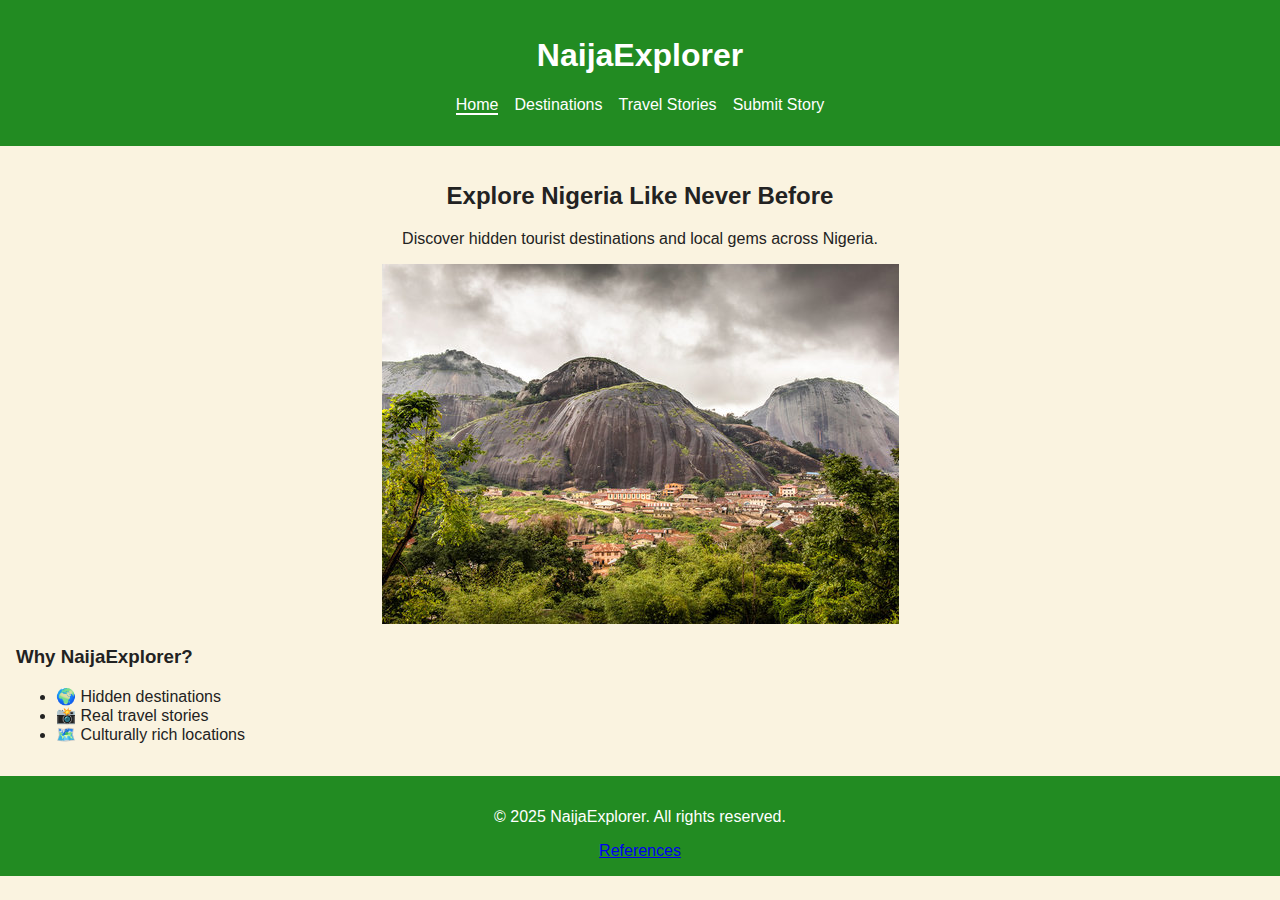
<file: naijaexplorer/index.html>
<!DOCTYPE html>
<html lang="en">
<head>
    <meta charset="UTF-8">
    <meta name="viewport" content="width=device-width, initial-scale=1.0">
    <title>NaijaExplorer - Discover Hidden Gems</title>
    <link rel="stylesheet" href="css/style.css">
    <script defer src="js/script.js"></script>
</head>
<body>
    <header>
        <h1>NaijaExplorer</h1>
        <nav>
            <ul>
                <li><a href="index.html" class="active">Home</a></li>
                <li><a href="destinations.html">Destinations</a></li>
                <li><a href="stories.html">Travel Stories</a></li>
                <li><a href="form.html">Submit Story</a></li>
            </ul>
        </nav>
    </header>

    <main>
        <section class="hero">
            <h2>Explore Nigeria Like Never Before</h2>
            <p>Discover hidden tourist destinations and local gems across Nigeria.</p>
            <img src="images/nigerian-landscape.jpg" alt="Nigerian landscape" loading="lazy">
        </section>

        <section class="features">
            <h3>Why NaijaExplorer?</h3>
            <ul>
              <li>🌍 Hidden destinations</li>
              <li>📸 Real travel stories</li>
              <li>🗺️ Culturally rich locations</li>
            </ul>
        </section>
    </main>

    <footer>
        <p>&copy; 2025 NaijaExplorer. All rights reserved.</p>
        <a href="references.html">References</a>
    </footer>
</body>
</html>
</file>
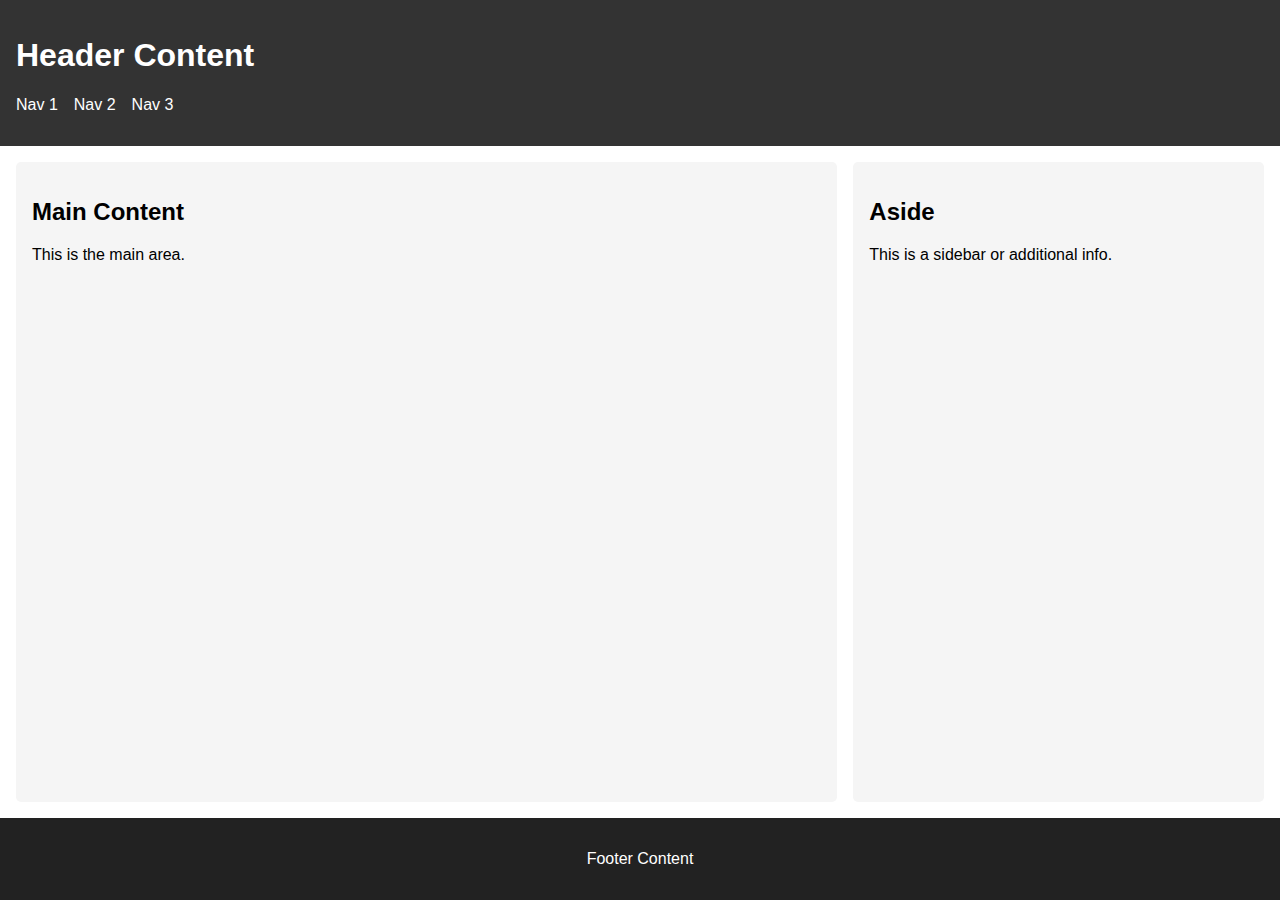
<file: basic-layout.html>
<!DOCTYPE html>
<html lang="en">
<head>
  <meta charset="UTF-8">
  <meta name="viewport" content="width=device-width, initial-scale=1.0">
  <title>Olanrewaju Adebayo - WDD 131 - Layout Review</title>
  <link rel="stylesheet" href="styles/layout.css">
</head>
<body>
  <header>
    <h1>Header Content</h1>
    <nav>
      <ul>
        <li><a href="#">Nav 1</a></li>
        <li><a href="#">Nav 2</a></li>
        <li><a href="#">Nav 3</a></li>
      </ul>
    </nav>
  </header>

  <main>
    <section>
      <h2>Main Content</h2>
      <p>This is the main area.</p>
    </section>
    <aside>
      <h2>Aside</h2>
      <p>This is a sidebar or additional info.</p>
    </aside>
  </main>

  <footer>
    <p>Footer Content</p>
  </footer>
</body>
</html>
</file>
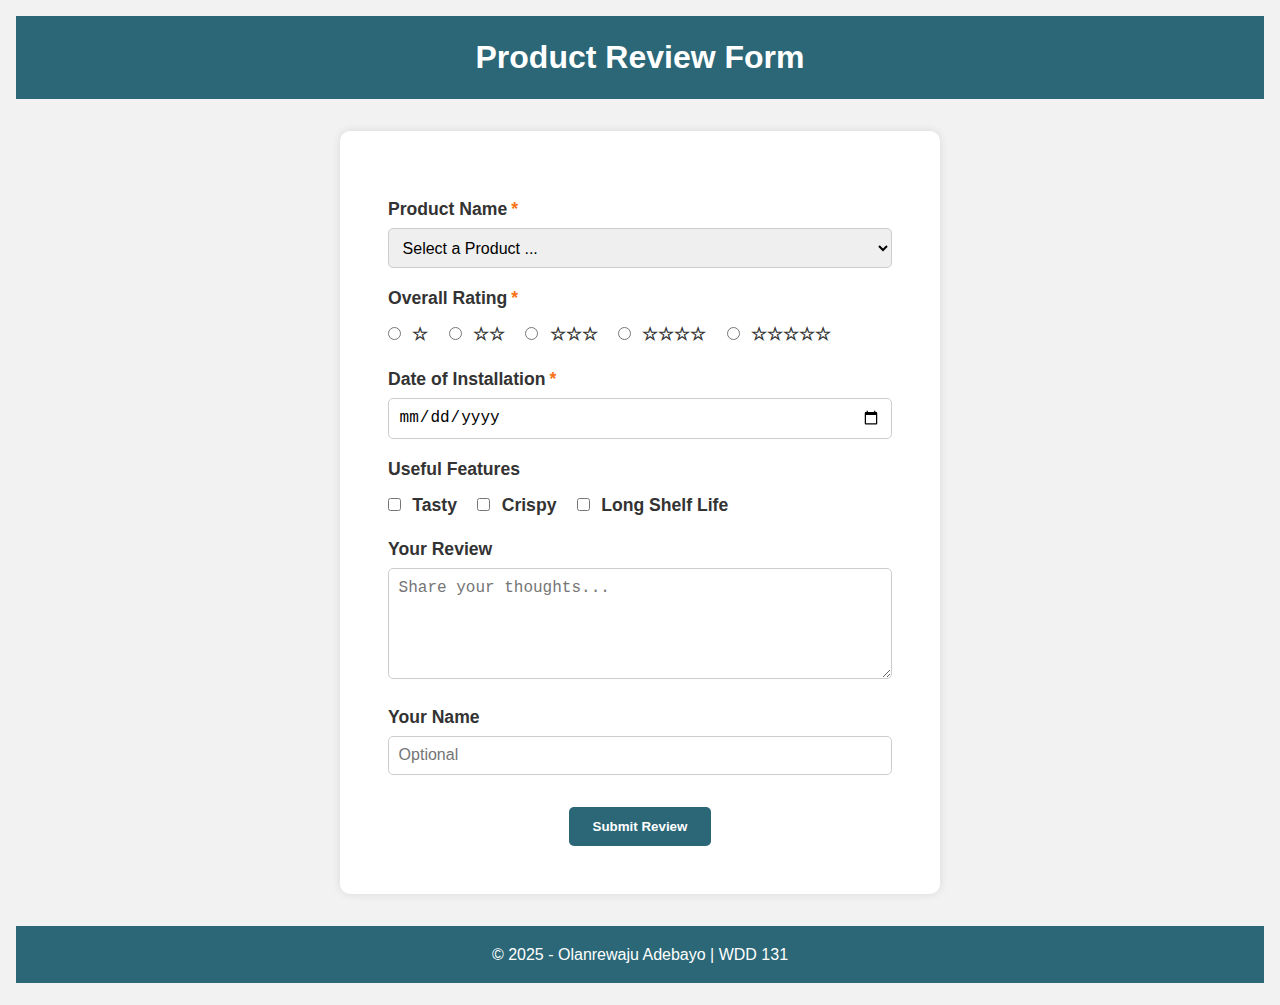
<file: form.html>
<!DOCTYPE html>
<html lang="en">
<head>
  <meta charset="UTF-8" />
  <meta name="viewport" content="width=device-width, initial-scale=1.0"/>
  <title>Product Review Form</title>
  <link rel="stylesheet" href="styles/form.css" />
  <script defer src="scripts/form.js"></script>
</head>
<body>
  <header>
    <h1>Product Review Form</h1>
  </header>

  <main>
    <form action="review.html" method="get">
      <!-- Product Name -->
      <label for="productName">Product Name<span>*</span></label>
      <select id="productName" name="productName" required>
        <option value="" disabled selected>Select a Product ...</option>
        <!-- Dynamic options added by JavaScript -->
      </select>

      <!-- Overall Rating -->
      <fieldset>
        <legend>Overall Rating<span>*</span></legend>
        <label><input type="radio" name="rating" value="1" required /> ☆</label>
        <label><input type="radio" name="rating" value="2" /> ☆☆</label>
        <label><input type="radio" name="rating" value="3" /> ☆☆☆</label>
        <label><input type="radio" name="rating" value="4" /> ☆☆☆☆</label>
        <label><input type="radio" name="rating" value="5" /> ☆☆☆☆☆</label>
      </fieldset>

      <!-- Date of Installation -->
      <label for="installDate">Date of Installation<span>*</span></label>
      <input type="date" id="installDate" name="installDate" required />

      <!-- Useful Features -->
      <fieldset>
        <legend>Useful Features</legend>
        <label><input type="checkbox" name="features" value="tasty" /> Tasty</label>
        <label><input type="checkbox" name="features" value="crispy" /> Crispy</label>
        <label><input type="checkbox" name="features" value="longShelfLife" /> Long Shelf Life</label>
      </fieldset>

      <!-- Written Review -->
      <label for="reviewText">Your Review</label>
      <textarea id="reviewText" name="reviewText" rows="5" placeholder="Share your thoughts..."></textarea>

      <!-- User Name -->
      <label for="username">Your Name</label>
      <input type="text" id="username" name="username" placeholder="Optional" />

      <!-- Submit Button -->
      <input type="submit" value="Submit Review" />
    </form>
  </main>

  <footer>
    <p>&copy; 2025 - Olanrewaju Adebayo | WDD 131</p>
  </footer>
</body>
</html>
</file>
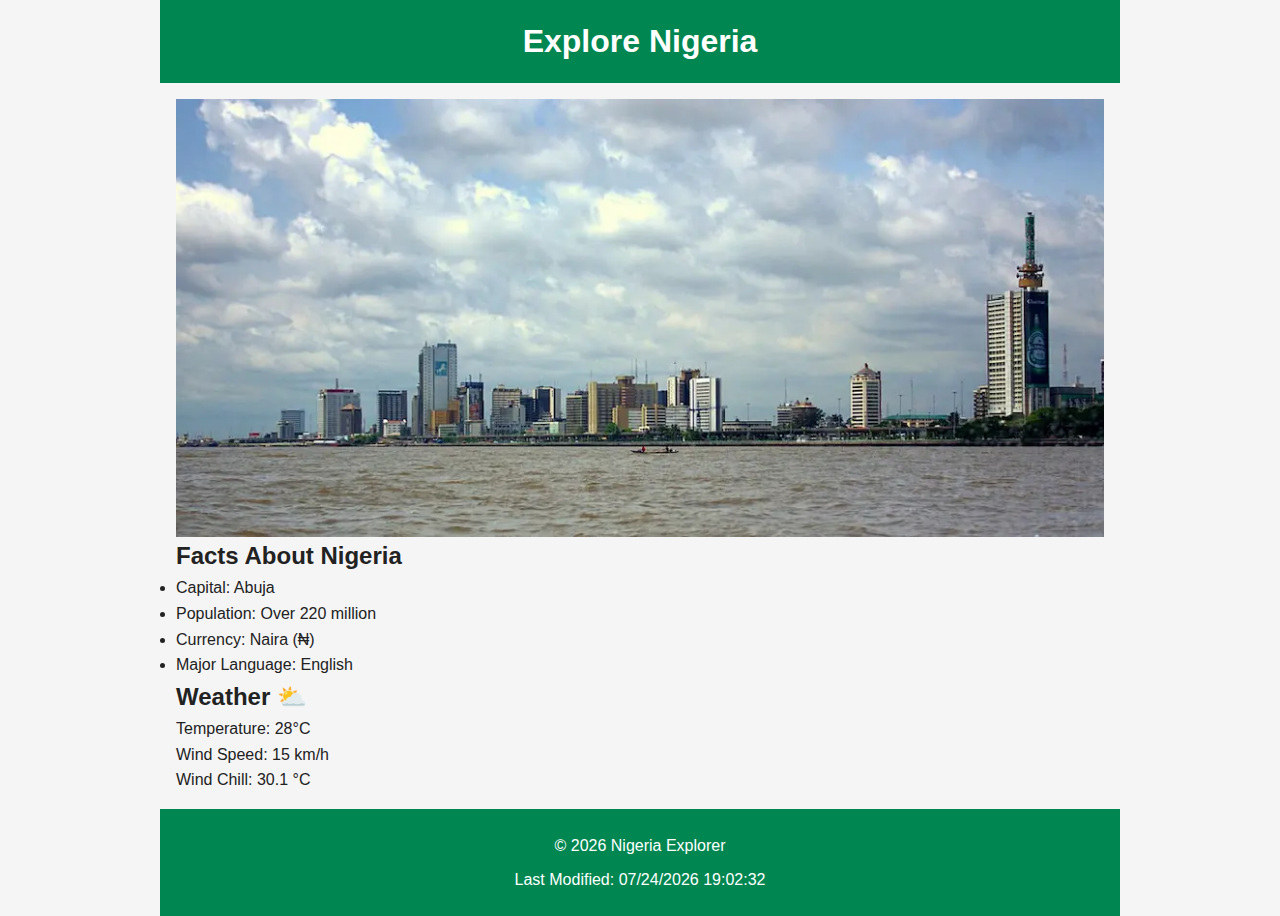
<file: place.html>
<!DOCTYPE html>
<html lang="en">
<head>
    <meta charset="UTF-8">
    <meta name="viewport" content="width=device-width, initial-scale=1.0">
    <meta name="description" content="Learn about Nigeria - weather, culture, and facts.">
    <title>Nigeria | Country Page</title>
    <link rel="stylesheet" href="styles/place.css">
    <script defer src="scripts/place.js"></script> 
</head>
<body>
    <header>
        <h1>Explore Nigeria</h1>
    </header>

    <main>
        <section class="hero">
            <picture>
                <source srcset="images/nigeria-hero-large.webp" media="(min-width: 600px)">
                <img src="images/nigeria-hero-small.webp" alt="Lagos skyline at sunset">
            </picture>
        </section>

        <section class="data">
            <h2>Facts About Nigeria</h2>
            <ul>
                <li>Capital: Abuja</li>
                <li>Population: Over 220 million</li>
                <li>Currency: Naira (₦)</li>
                <li>Major Language: English</li>
            </ul>
        </section>

        <section class="weather">
            <h2>Weather <span class="emoji"></span></h2>
            <div class="icon">
                <img src="images/cloudy.svg" alt="Cloudy icon">
            </div>
            <p>Temperature: <span id="temp">28</span>°C</p>
            <p>Wind Speed: <span id="speed">15</span> km/h</p>
            <p>Wind Chill: <span id="chill"></span></p>
        </section>
    </main>

    <footer>
        <p>&copy; <span id="year"></span> Nigeria Explorer</p>
        <p>Last Modified: <span id="lastModified"></span></p>
    </footer>
</body>
</html>
</file>
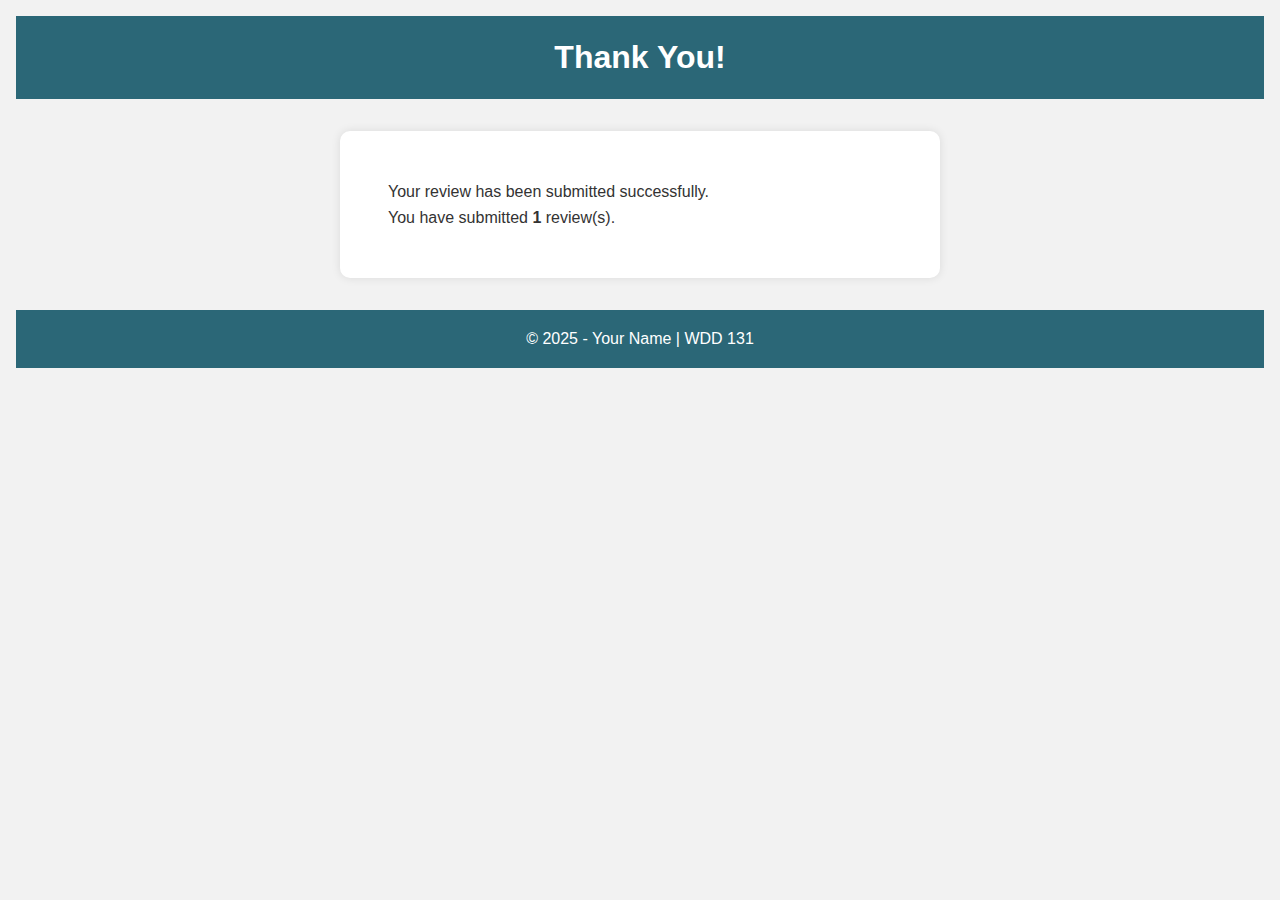
<file: review.html>
<!DOCTYPE html>
<html lang="en">
<head>
  <meta charset="UTF-8" />
  <meta name="viewport" content="width=device-width, initial-scale=1.0"/>
  <title>Thank You for Your Review</title>
  <link rel="stylesheet" href="styles/form.css" />
</head>
<body>
  <header>
    <h1>Thank You!</h1>
  </header>

  <main>
    <section>
      <p>Your review has been submitted successfully.</p>
      <p>You have submitted <strong><span id="reviewCount">0</span></strong> review(s).</p>
    </section>
  </main>

  <footer>
    <p>&copy; 2025 - Your Name | WDD 131</p>
  </footer>

  <script>
    // Track number of reviews submitted
    const countKey = "reviewCount";
    let count = Number(localStorage.getItem(countKey)) || 0;
    count++;
    localStorage.setItem(countKey, count);
    document.getElementById("reviewCount").textContent = count;
  </script>
</body>
</html>
</file>
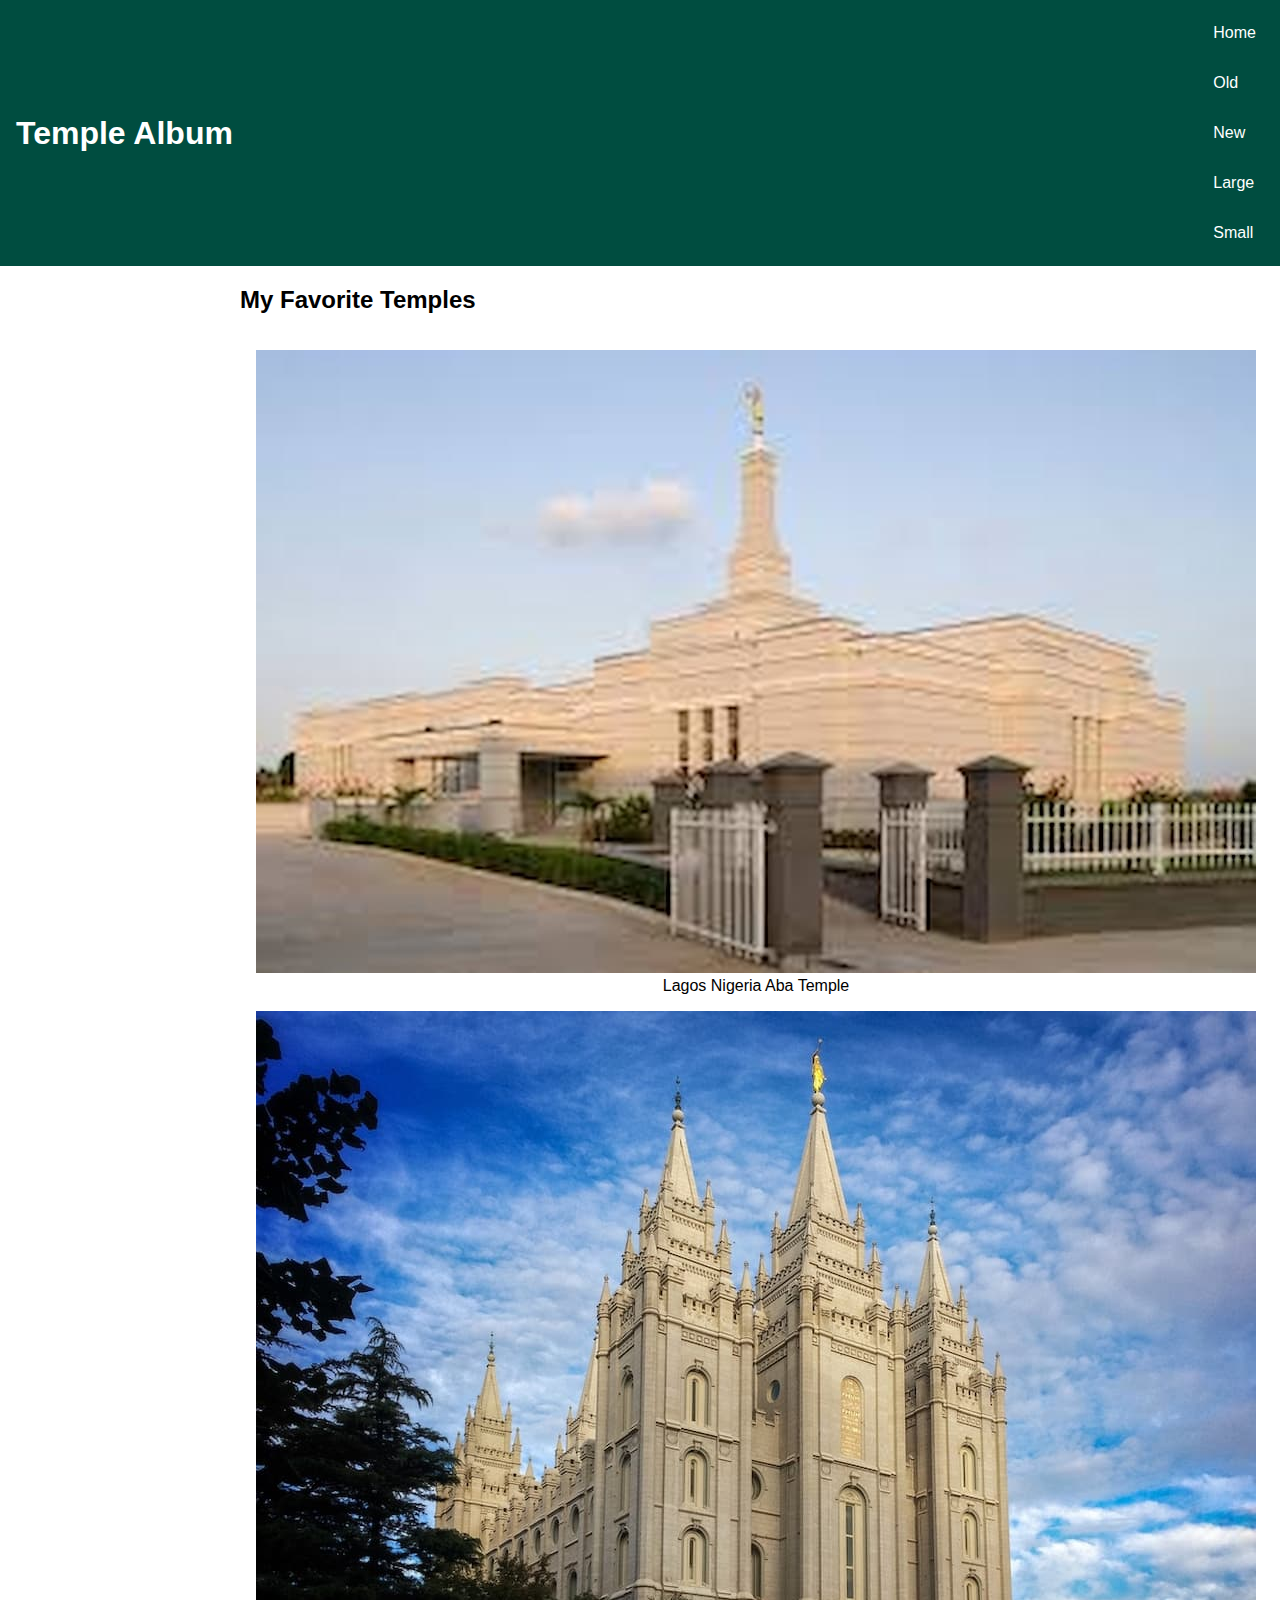
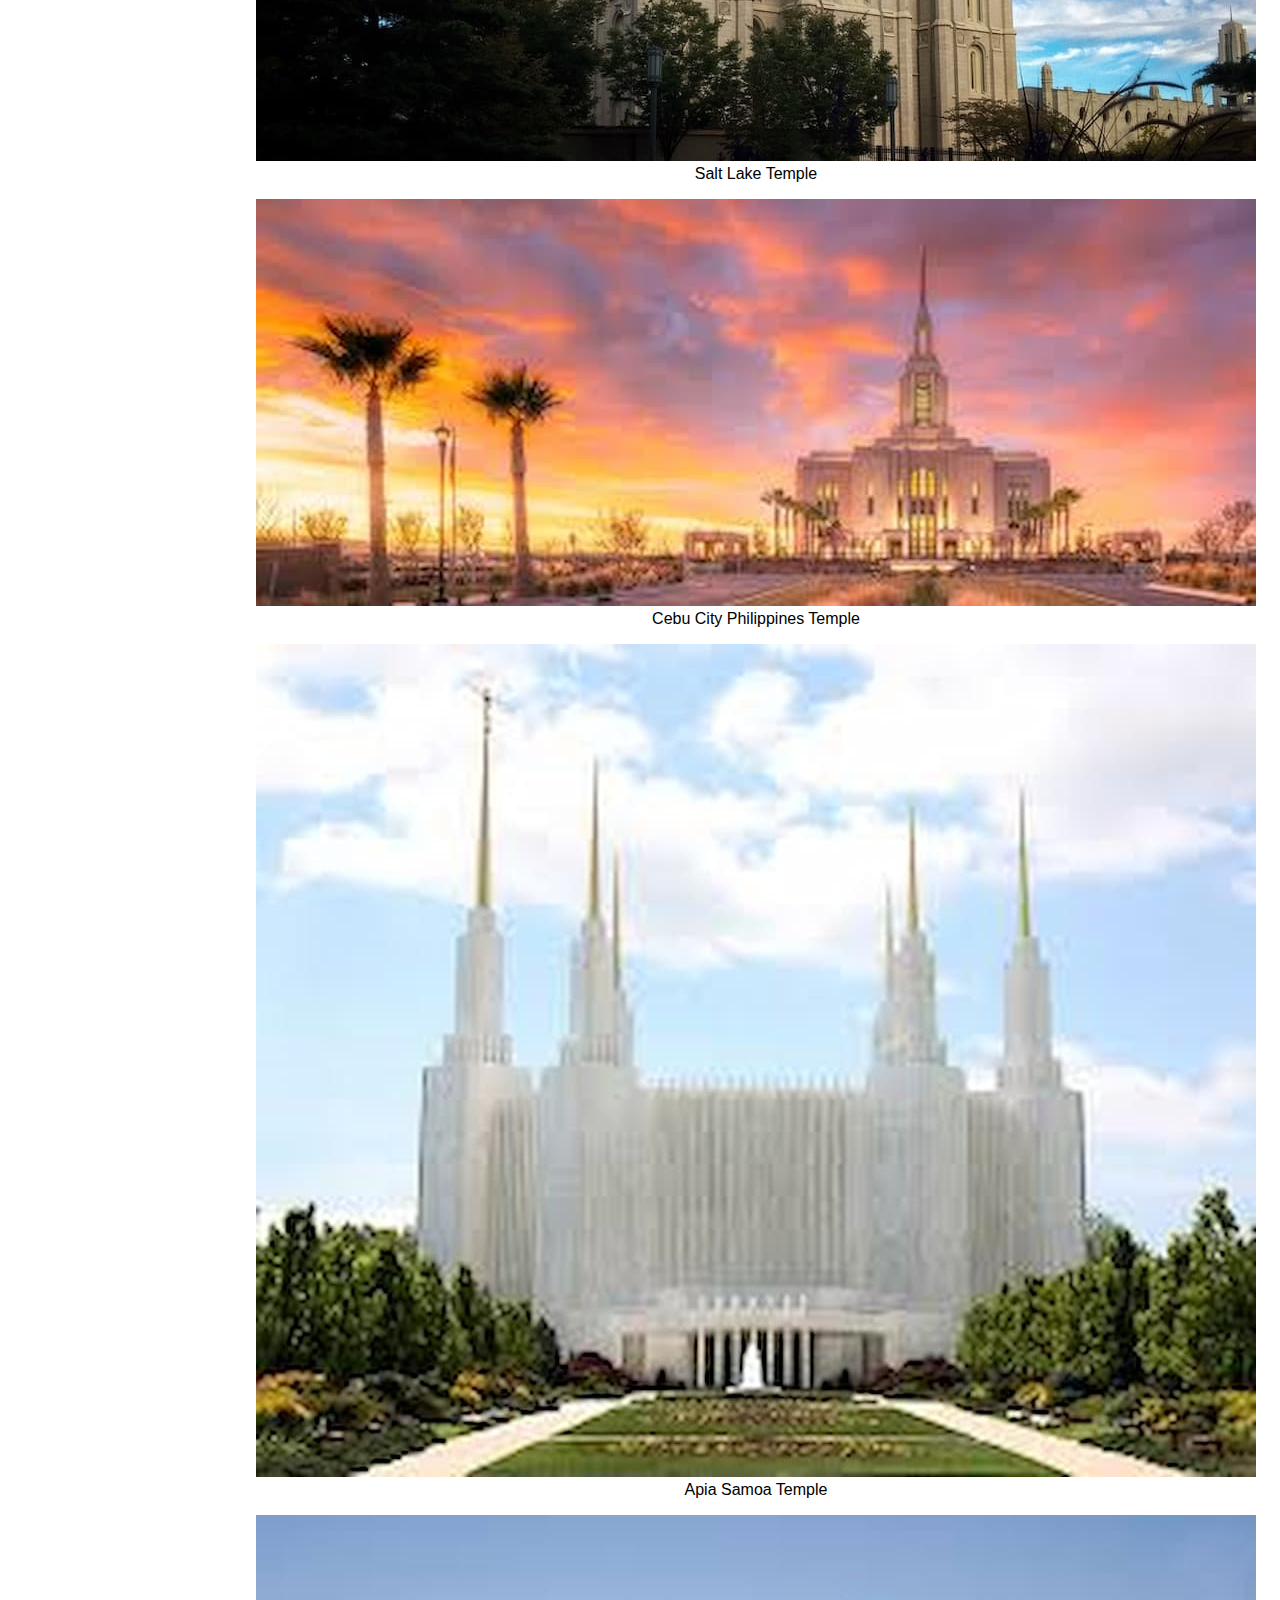
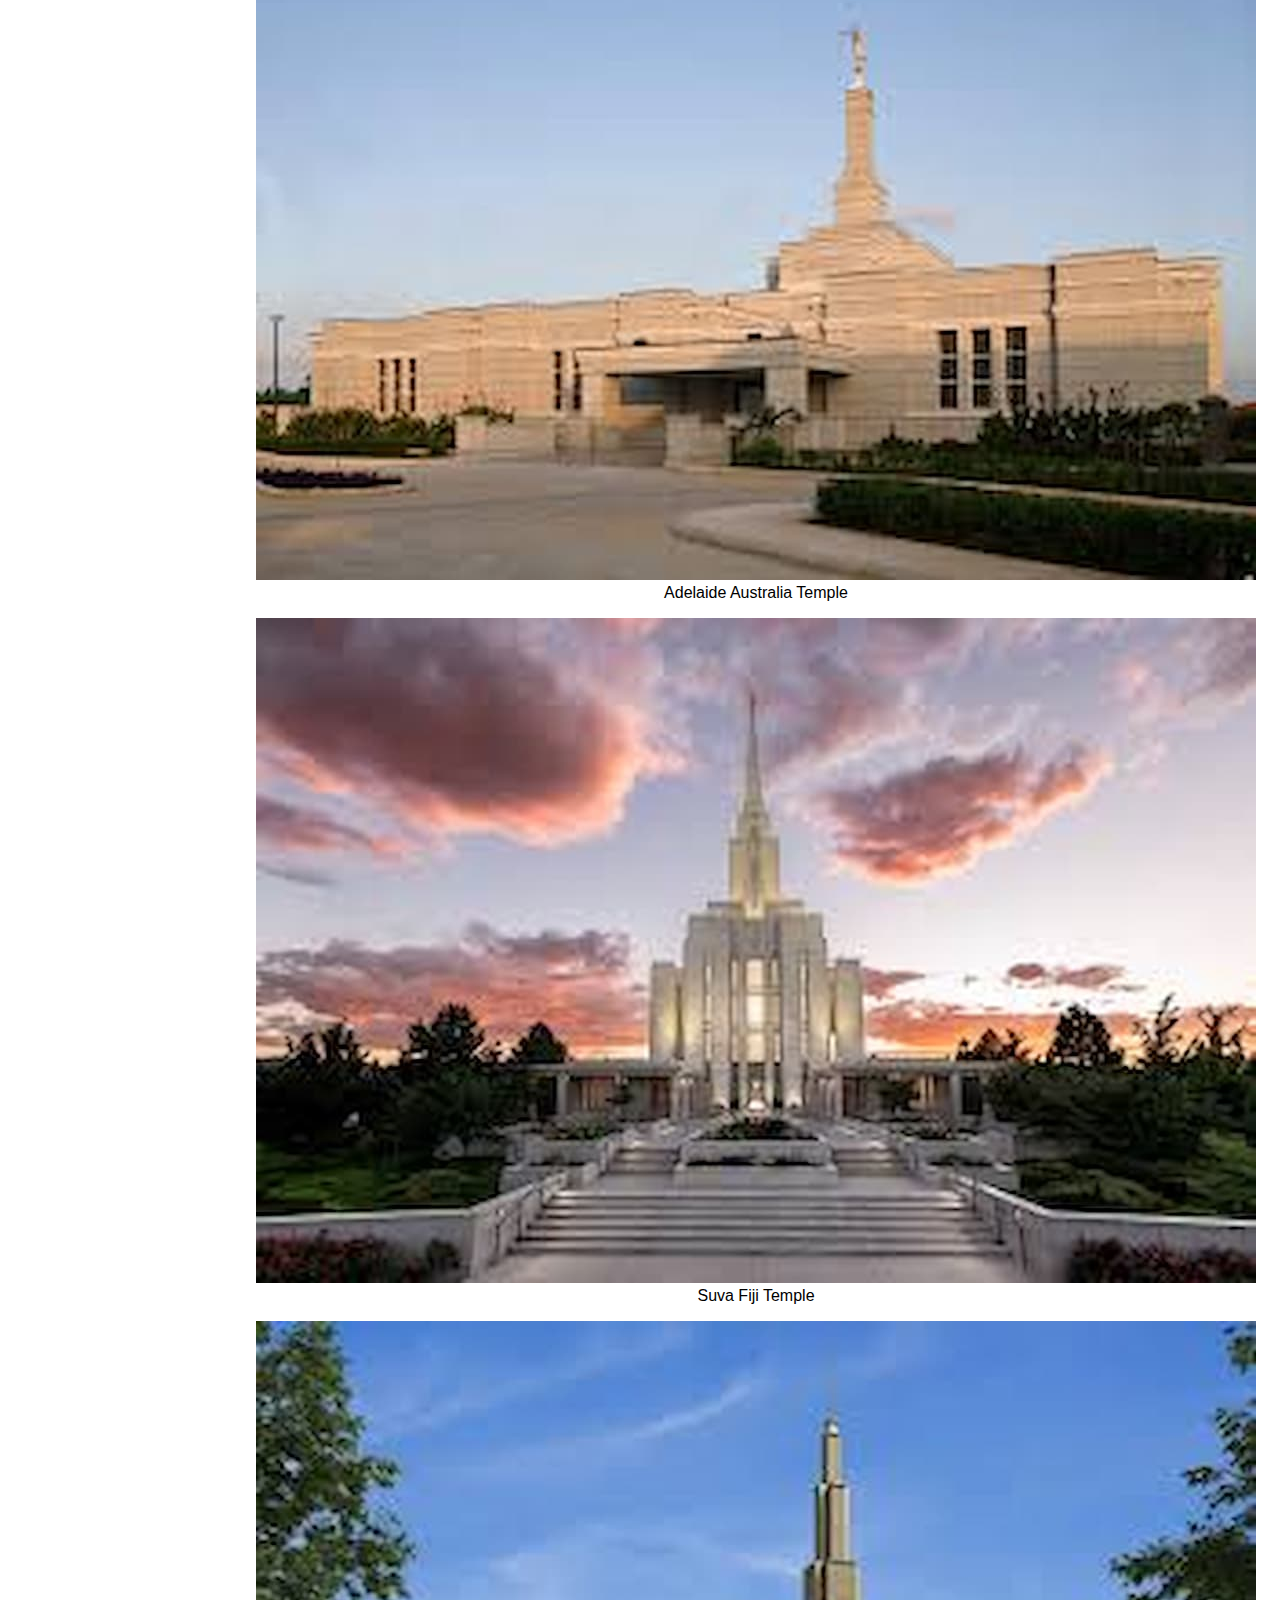
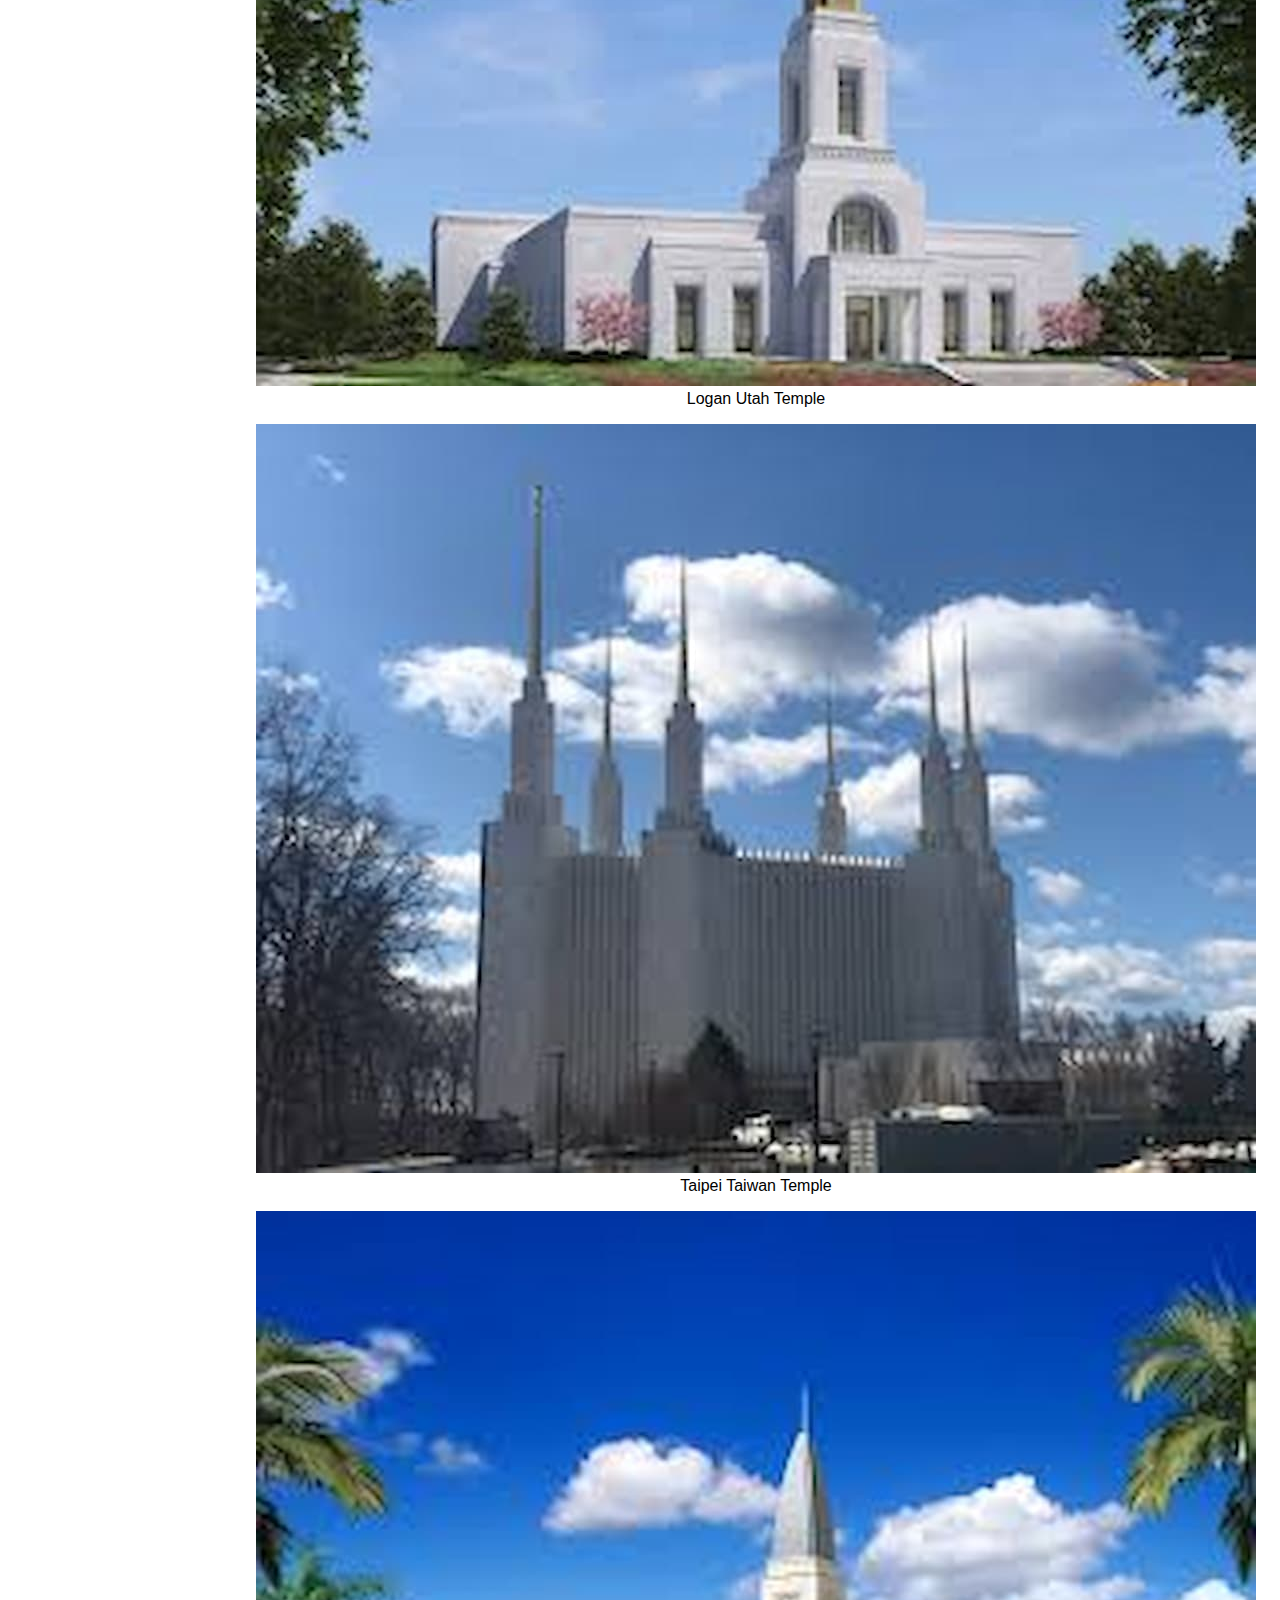
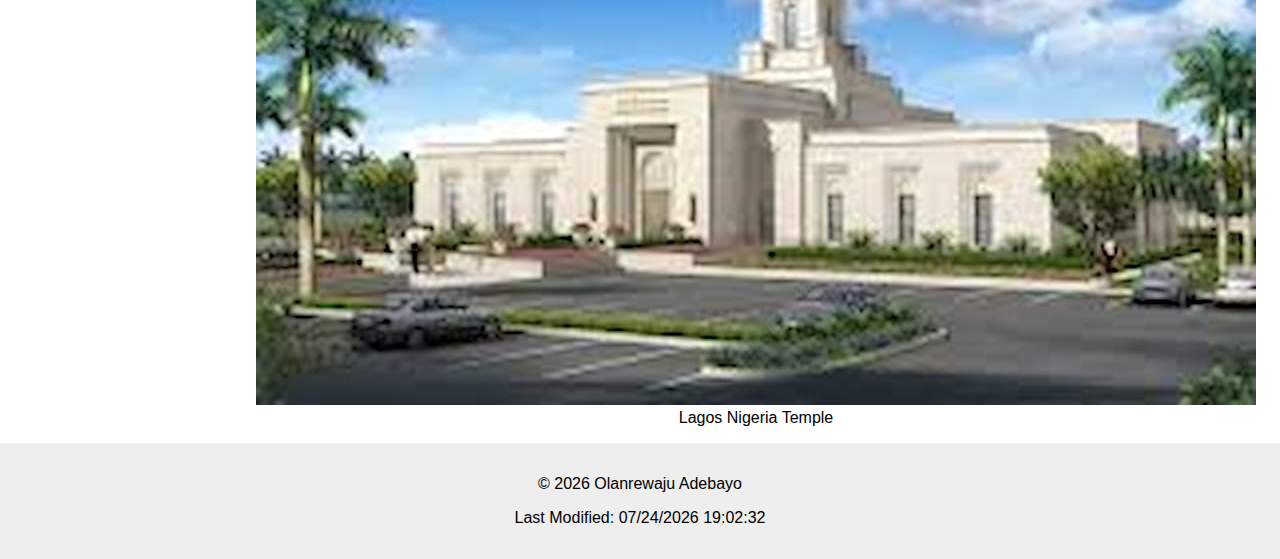
<file: temples.html>
<!DOCTYPE html>
<html lang="en">
<head>
    <meta charset="UTF-8">
    <meta name="viewport" content="width=device-width, initial-scale=1.0">
    <title>Temple Album</title>
    <meta name="author" content="Olanrewaju Adebayo">
    <meta name="description" content="A picture album of my favorite temples around the world.">
    <link rel="stylesheet" href="styles/temples.css">
    <link rel="stylesheet" href="styles/temples-large.css">
    <script defer src="scripts/temples.js"></script>
</head>
<body>
    <header>
        <h1>Temple Album</h1>
        <button id="hamburger">&#9776;</button>
        <nav id="menu">
            <a href="#">Home</a>
            <a href="#">Old</a>
            <a href="#">New</a>
            <a href="#">Large</a>
            <a href="#">Small</a>
        </nav>
    </header>

    <main>
        <h2>My Favorite Temples</h2>
        <div class="album-grid">
            <figure>
                <img src="images/abatemple.jpg" alt="Lagos Nigeria Aba Temple">
                <figcaption>Lagos Nigeria Aba Temple</figcaption>
            </figure>
            <figure>
                <img src="images/saltlaketemple.jpg" alt="Salt Lake Temple in winter">
                <figcaption>Salt Lake Temple</figcaption>
            </figure>
            <figure>
                <img src="images/temple3.jpg" alt="Cebu City Philippines Temple">
                <figcaption>Cebu City Philippines Temple</figcaption>
            </figure>
            <figure>
                <img src="images/temple4.jpg" alt="Apia Samoa Temple during sunset">
                <figcaption>Apia Samoa Temple</figcaption>
            </figure>
            <figure>
                <img src="images/temple5.jpg" alt="Adelaide Australia Temple">
                <figcaption>Adelaide Australia Temple</figcaption>
            </figure>
            <figure>
                <img src="images/temple6.jpg" alt="Suva Fiji Temple surrounded by gardens">
                <figcaption>Suva Fiji Temple</figcaption>
            </figure>
            <figure>
                <img src="images/temple7.jpg" alt="Logan Utah Temple in spring">
                <figcaption>Logan Utah Temple</figcaption>
            </figure>
            <figure>
                <img src="images/temple8.jpg" alt="Taipei Taiwan Temple at night">
                <figcaption>Taipei Taiwan Temple</figcaption>
            </figure>
            <figure>
                <img src="images/lagostemple.jpg" alt="Paris France Temple with fountain">
                <figcaption>Lagos Nigeria Temple</figcaption>
            </figure>
        </div>
    </main>

    <footer>
        <p>&copy; <span id="year"></span> Olanrewaju Adebayo</p>
        <p>Last Modified: <span id="lastModified"></span></p>
    </footer>
</body>
</html>
</file>
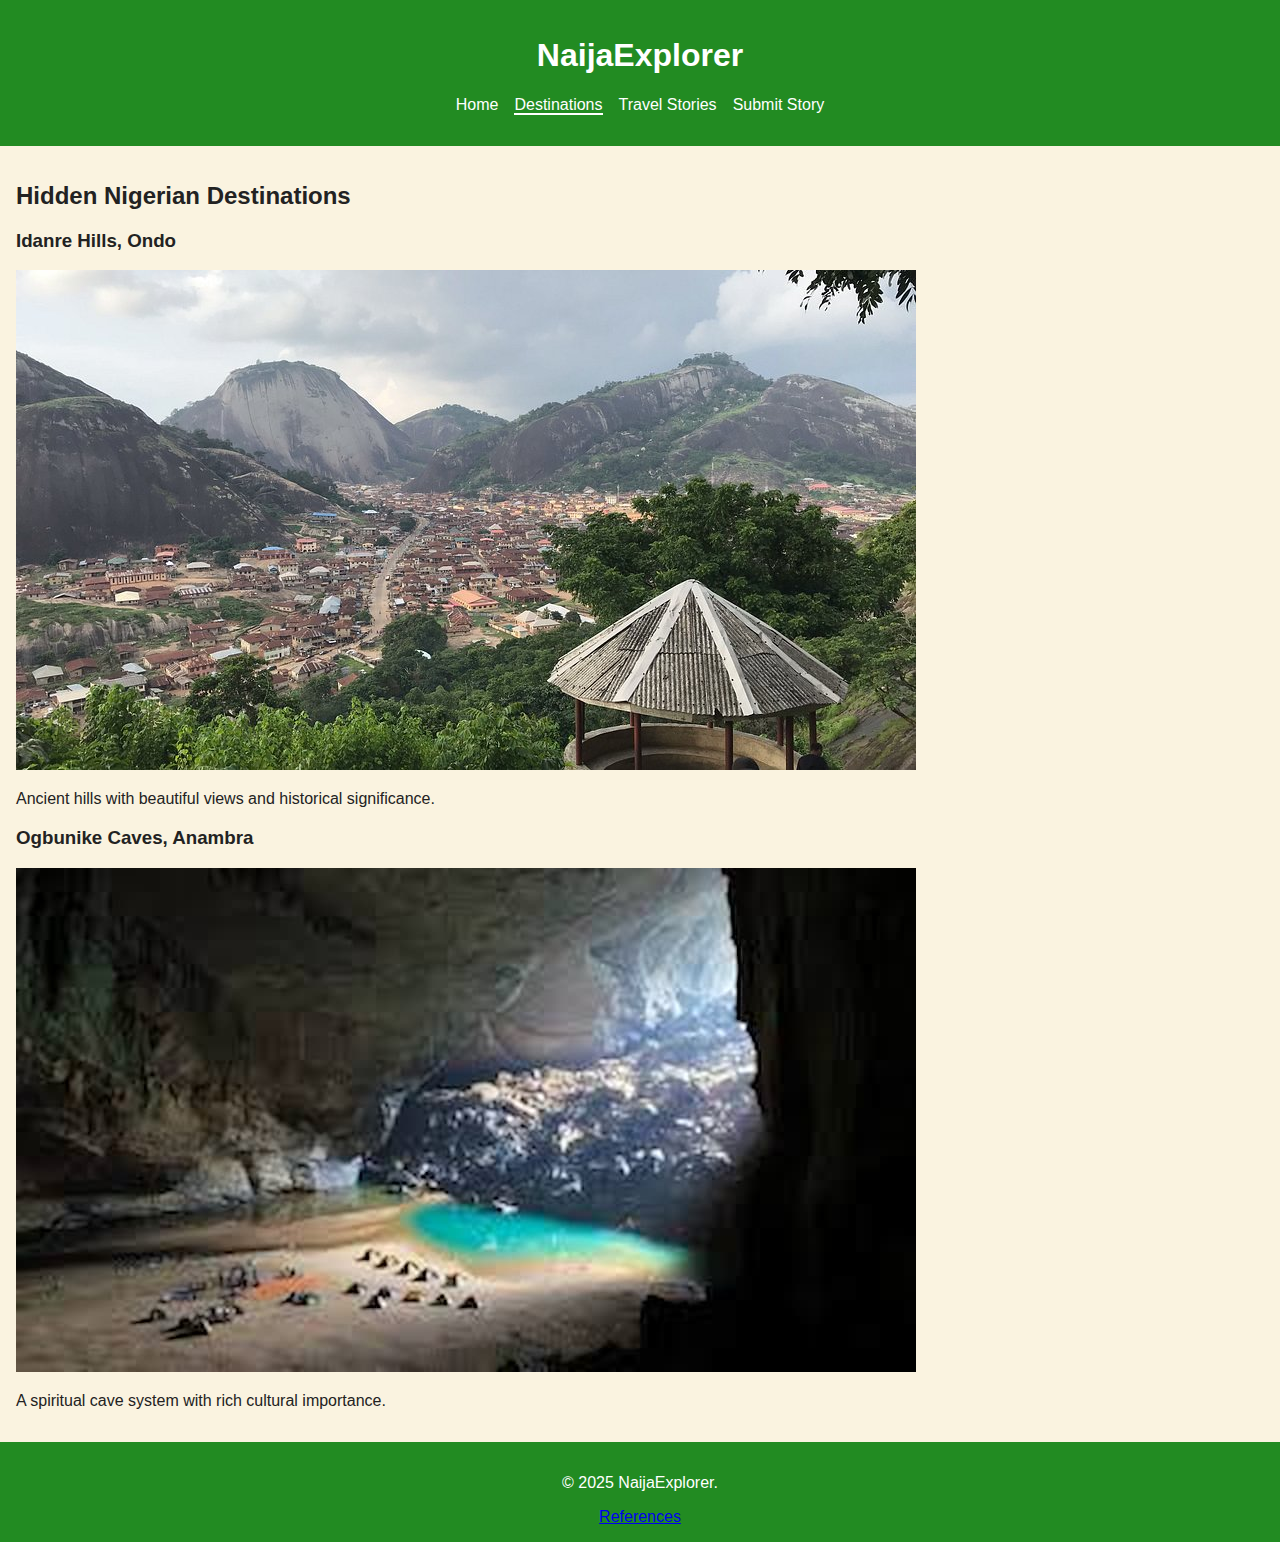
<file: naijaexplorer/destinations.html>
<!DOCTYPE html>
<html lang="en">
<head>
    <meta charset="UTF-8">
    <meta name="viewport" content="width=device-width, initial-scale=1.0">
    <title>Hidden Destinations - NaijaExplorer</title>
    <link rel="stylesheet" href="css/style.css">
</head>
<body>
    <header>
        <h1>NaijaExplorer</h1>
        <nav>
            <ul>
                <li><a href="index.html">Home</a></li>
                <li><a href="destinations.html" class="active">Destinations</a></li>
                <li><a href="stories.html">Travel Stories</a></li>
                <li><a href="form.html">Submit Story</a></li>
            </ul>
        </nav>
    </header>

    <main>
        <h2>Hidden Nigerian Destinations</h2>
        <article>
            <h3>Idanre Hills, Ondo</h3>
            <img src="images/idanre-hills.jpg" alt="Idanre Hills" loading="lazy">
            <p>Ancient hills with beautiful views and historical significance.</p>
        </article>
        <article>
            <h3>Ogbunike Caves, Anambra</h3>
            <img src="images/ogbunike-caves.jpg" alt="Ogbunike Caves" loading="lazy">
            <p>A spiritual cave system with rich cultural importance.</p>
        </article>
    </main>

    <footer>
        <p>&copy; 2025 NaijaExplorer.</p>
        <a href="references.html">References</a>
    </footer>
</body>
</html>
</file>
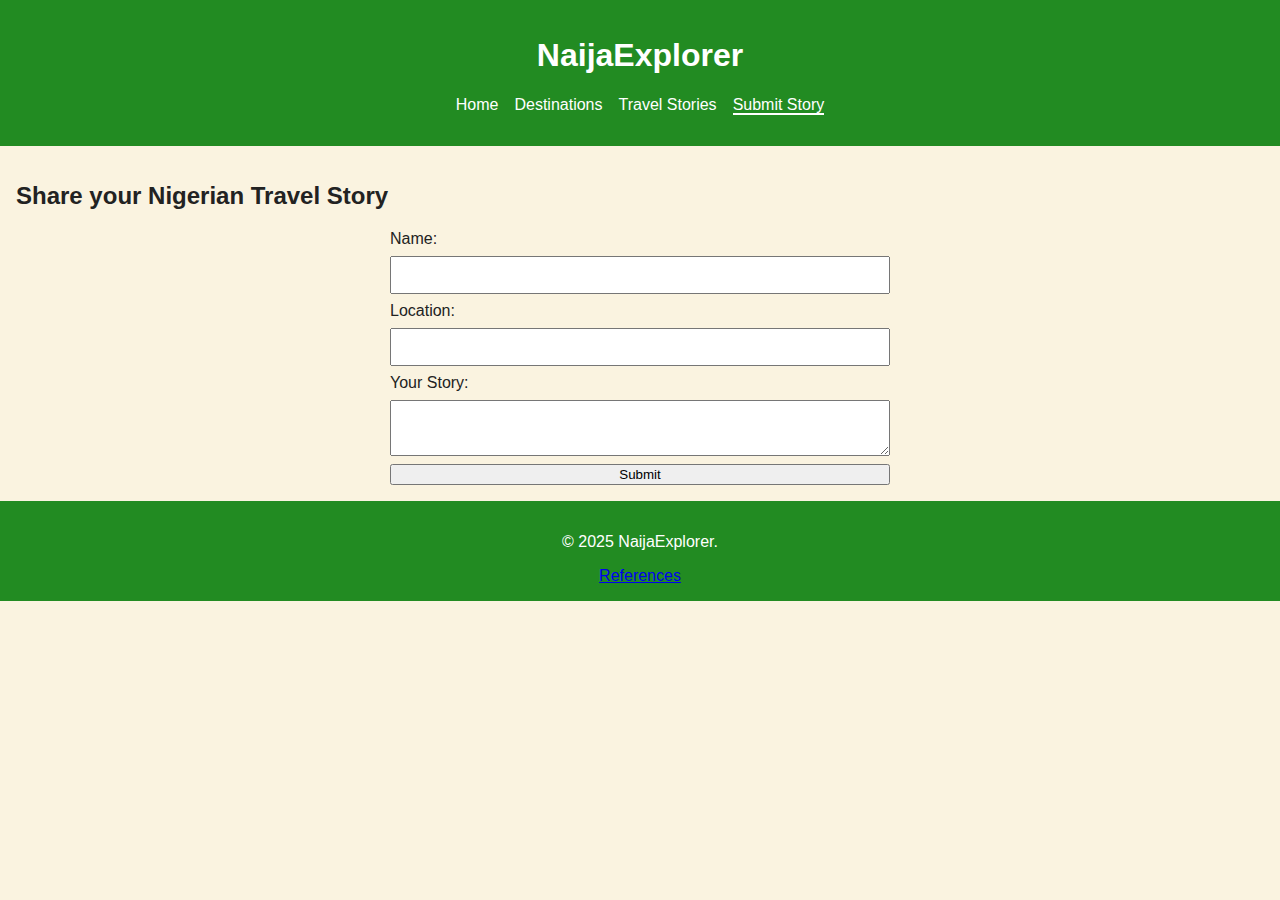
<file: naijaexplorer/form.html>
<!DOCTYPE html>
<html lang="en">
<head>
  <meta charset="UTF-8">
  <meta name="viewport" content="width=device-width, initial-scale=1.0">
  <title>Submit Your Story - NaijaExplorer</title>
  <link rel="stylesheet" href="css/style.css">
  <script defer src="js/script.js"></script>
</head>
<body>
    <header>
        <h1>NaijaExplorer</h1>
        <nav>
            <ul>
                <li><a href="index.html">Home</a></li>
                <li><a href="destinations.html">Destinations</a></li>
                <li><a href="stories.html">Travel Stories</a></li>
                <li><a href="form.html" class="active">Submit Story</a></li>
            </ul>
        </nav>
    </header>

    <main>
        <h2>Share your Nigerian Travel Story</h2>
        <form id="storyForm">
            <label for="name">Name:</label>
            <input type="text" id="name" required>

            <label for="location">Location:</label>
            <input type="text" id="location" required>

            <label for="story">Your Story:</label>
            <textarea id="story" required></textarea>

            <button type="submit">Submit</button>
        </form>
    </main>

    <footer>
        <p>&copy; 2025 NaijaExplorer.</p>
        <a href="references.html">References</a>
    </footer>
</body>
</html>
</file>
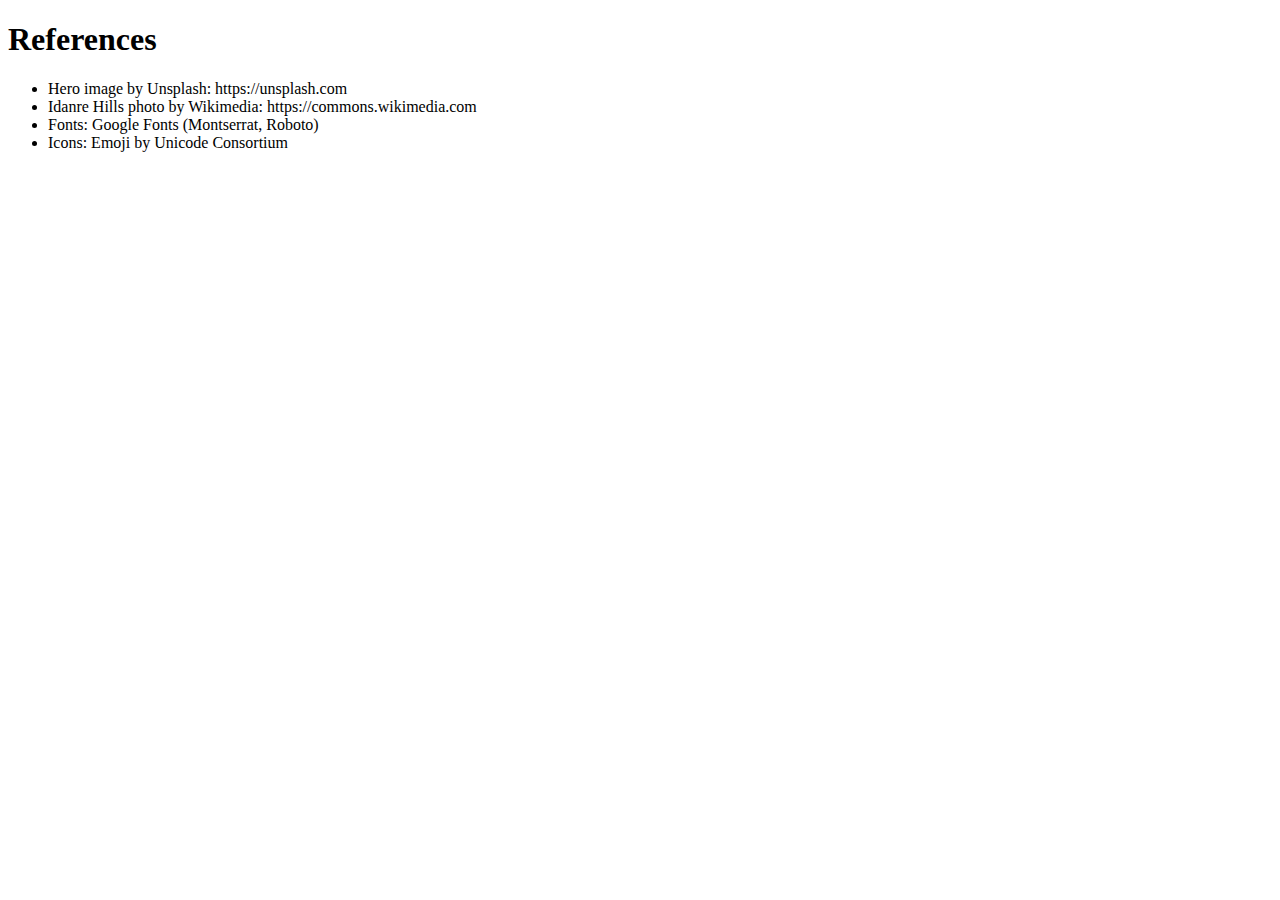
<file: naijaexplorer/references.html>
<!DOCTYPE html>
<html lang="en">
<head>
    <meta charset="UTF-8">
    <meta name="viewport" content="width=device-width, initial-scale=1.0">
    <title>References</title>
</head>
<body>
    <h1>References</h1>
    <ul>
        <li>Hero image by Unsplash: https://unsplash.com</li>
        <li>Idanre Hills photo by Wikimedia: https://commons.wikimedia.com</li>
        <li>Fonts: Google Fonts (Montserrat, Roboto)</li>
        <li>Icons: Emoji by Unicode Consortium</li>
    </ul>
</body>
</html>
</file>
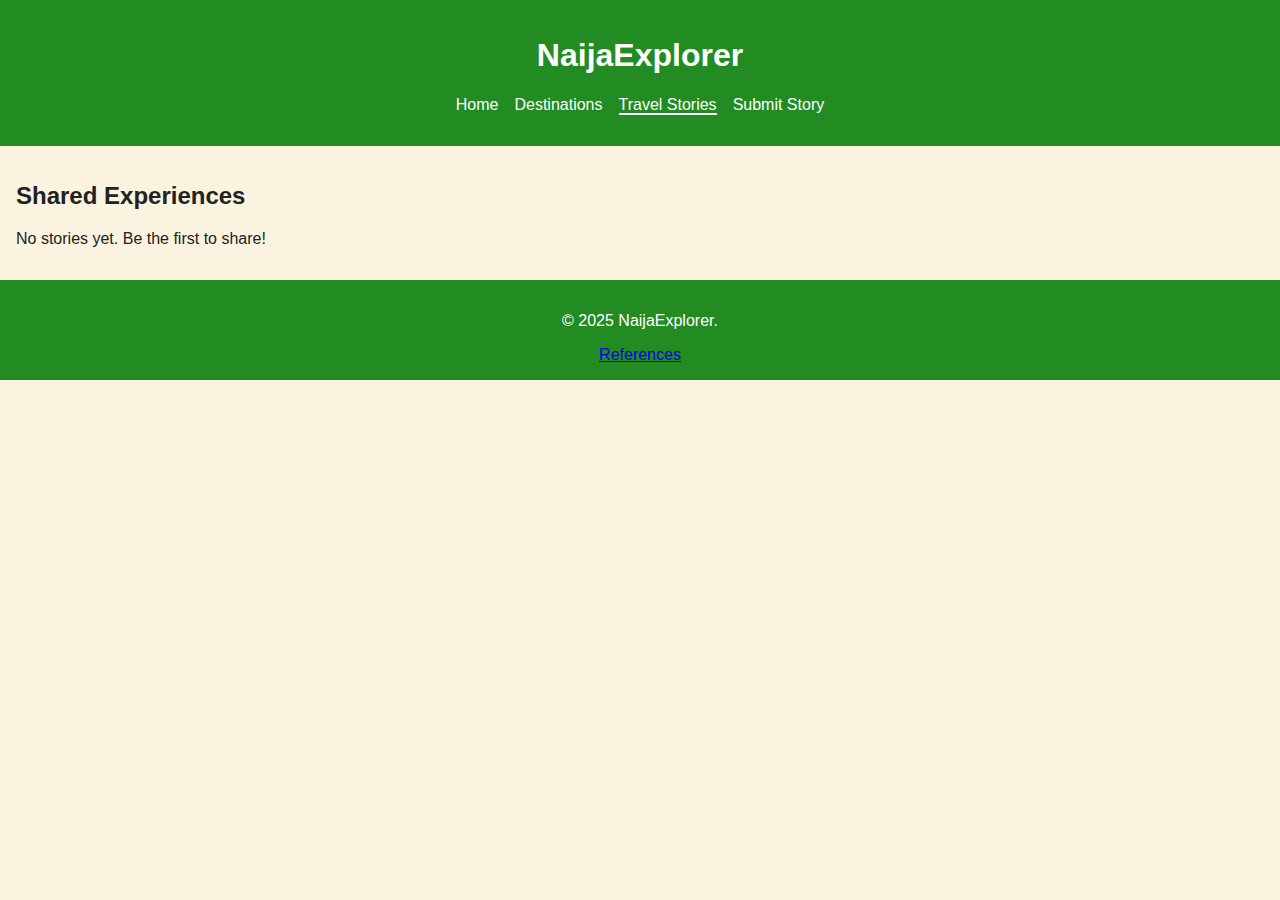
<file: naijaexplorer/stories.html>
<!DOCTYPE html>
<html lang="en">
<head>
    <meta charset="UTF-8">
    <meta name="viewport" content="width=device-width, initial-scale=1.0">
    <title>Travel Stories - NaijaExplorer</title>
    <link rel="stylesheet" href="css/style.css">
    <script defer src="js/script.js"></script>
</head>
<body>
    <header>
        <h1>NaijaExplorer</h1>
        <nav>
            <ul>
                <li><a href="index.html">Home</a></li>
                <li><a href="destinations.html">Destinations</a></li>
                <li><a href="stories.html" class="active">Travel Stories</a></li>
                <li><a href="form.html">Submit Story</a></li>
            </ul>
        </nav>
    </header>

    <main>
        <h2>Shared Experiences</h2>
        <div id="story-container"></div>
    </main>

    <footer>
        <p>&copy; 2025 NaijaExplorer.</p>
        <a href="references.html">References</a>
    </footer>
</body>
</html>
</file>
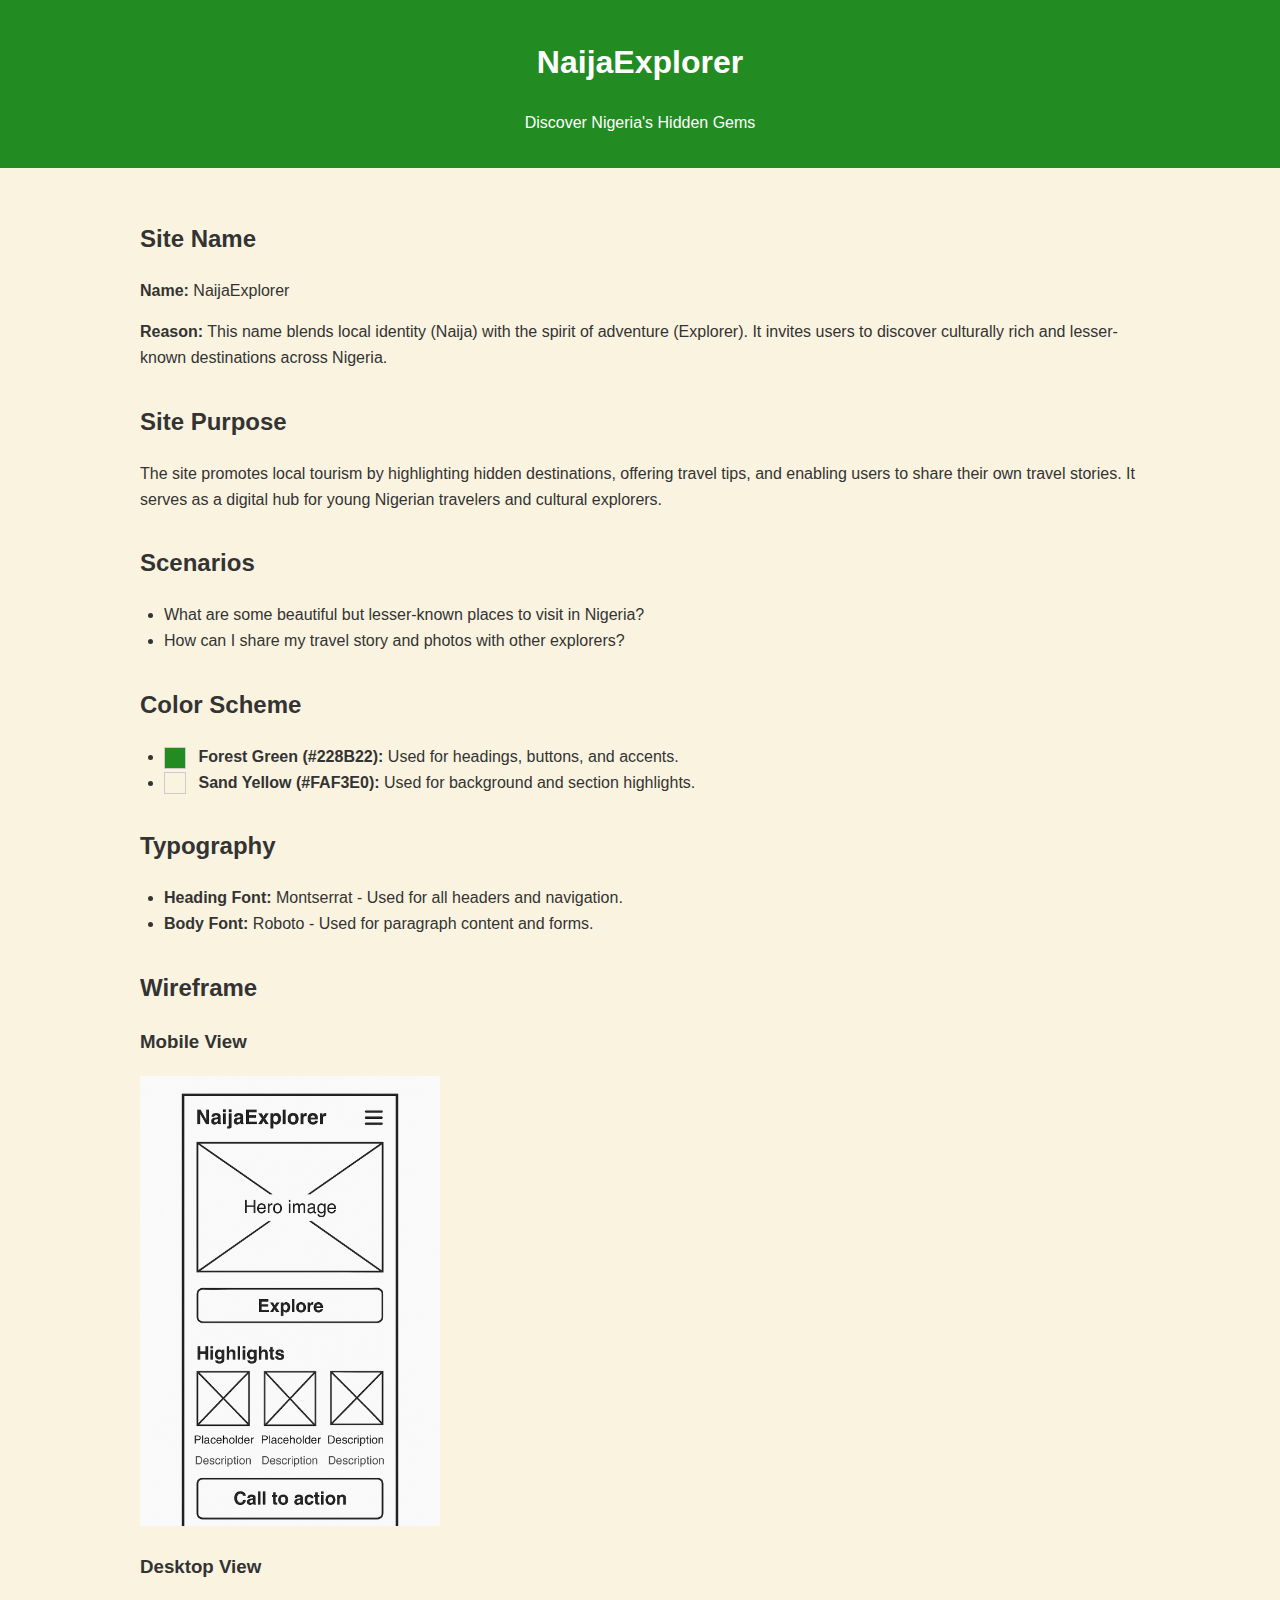
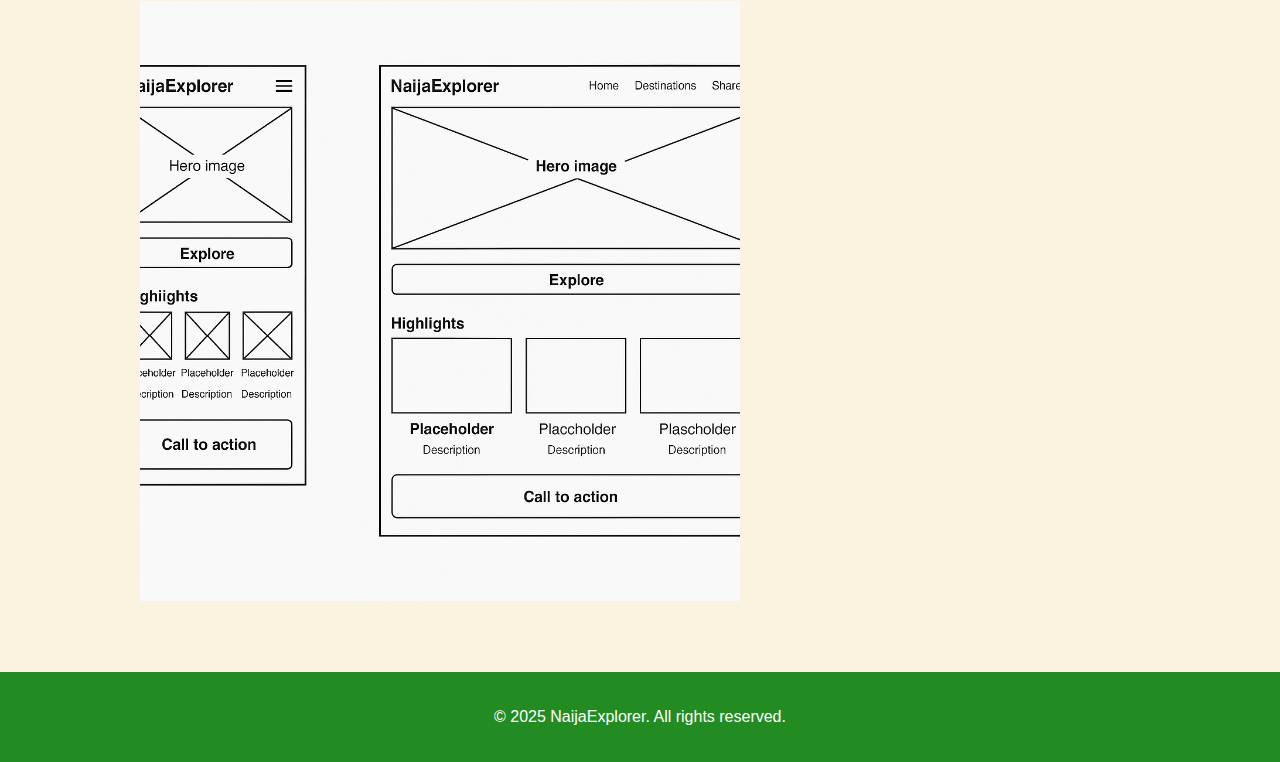
<file: project/siteplan.html>
<!DOCTYPE html>
<html lang="en">
<head>
  <meta charset="UTF-8">
  <meta name="viewport" content="width=device-width, initial-scale=1.0">
  <title>NaijaExplorer - Website Plan</title>
  <link rel="stylesheet" href="siteplan.css">
</head>
<body>
  <header>
    <h1>NaijaExplorer</h1>
    <p>Discover Nigeria's Hidden Gems</p>
  </header>

  <main>
    <section>
      <h2>Site Name</h2>
      <p><strong>Name:</strong> NaijaExplorer</p>
      <p><strong>Reason:</strong> This name blends local identity (Naija) with the spirit of adventure (Explorer). It invites users to discover culturally rich and lesser-known destinations across Nigeria.</p>
    </section>

    <section>
      <h2>Site Purpose</h2>
      <p>The site promotes local tourism by highlighting hidden destinations, offering travel tips, and enabling users to share their own travel stories. It serves as a digital hub for young Nigerian travelers and cultural explorers.</p>
    </section>

    <section>
      <h2>Scenarios</h2>
      <ul>
        <li>What are some beautiful but lesser-known places to visit in Nigeria?</li>
        <li>How can I share my travel story and photos with other explorers?</li>
      </ul>
    </section>

    <section>
      <h2>Color Scheme</h2>
      <ul>
        <li><span class="color-sample green"></span> <strong>Forest Green (#228B22):</strong> Used for headings, buttons, and accents.</li>
        <li><span class="color-sample sand"></span> <strong>Sand Yellow (#FAF3E0):</strong> Used for background and section highlights.</li>
      </ul>
    </section>

    <section>
      <h2>Typography</h2>
      <ul>
        <li><strong>Heading Font:</strong> Montserrat - Used for all headers and navigation.</li>
        <li><strong>Body Font:</strong> Roboto - Used for paragraph content and forms.</li>
      </ul>
    </section>

    <section>
      <h2>Wireframe</h2>
      <h3>Mobile View</h3>
      <img src="images/mobilewireframe.png" alt="Mobile wireframe for homepage" width="300">

      <h3>Desktop View</h3>
      <img src="images/desktopwireframe.png" alt="Desktop wireframe for homepage" width="600">
    </section>
  </main>

  <footer>
    <p>&copy; 2025 NaijaExplorer. All rights reserved.</p>
  </footer>
</body>
</html>
</file>
<file: naijaexplorer/css/style.css>
body {
    font-family: Roboto, sans-serif;
    background-color: #FAF3E0;
    color: #222;
    margin: 0;
    padding: 0;
}

header {
    background-color: #228B22;
    color: white;
    padding: 1rem;
    text-align: center;
}

nav ul {
    display: flex;
    justify-content: center;
    list-style: none;
    gap: 1rem;
    padding: 0;
}

nav a {
    text-decoration: none;
    color: white;
    font-family: Montserrat, sans-serif;
}

nav a.active {
    border-bottom: 2px solid white;
}

main {
    padding: 1rem;
}

section.hero {
    text-align: center;
}

footer {
    background-color: #228B22;
    color: white;
    text-align: center;
    padding: 1rem;
}

form {
    display: flex;
    flex-direction: column;
    gap: 0.5rem;
    max-width: 500px;
    margin: auto;
}

form input, form textarea {
    padding: 0.5rem;
    font-size: 1rem;
}
</file>
<file: styles/layout.css>
/* layout.css */

body {
  display: grid;
  grid-template-rows: auto 1fr auto;
  height: 100vh;
  font-family: Arial, sans-serif;
  margin: 0;
}

header {
  background-color: #333;
  color: white;
  padding: 1rem;
}

nav ul {
  display: flex;
  gap: 1rem;
  list-style: none;
  padding: 0;
}

nav a {
  color: white;
  text-decoration: none;
}

main {
  display: grid;
  grid-template-columns: 2fr 1fr;
  gap: 1rem;
  padding: 1rem;
}

main section,
main aside {
  background-color: #f5f5f5;
  padding: 1rem;
  border-radius: 5px;
}

footer {
  background-color: #222;
  color: white;
  text-align: center;
  padding: 1rem;
}
</file>
<file: styles/form.css>
/* Base Styles */
:root {
  --primary-color: #2b6777;
  --secondary-color: #c8d8e4;
  --accent-color: #f2f2f2;
  --text-color: #333;
  --highlight: #f97316; /* orange for required asterisk */
  --font-family: 'Segoe UI', Tahoma, Geneva, Verdana, sans-serif;
}

* {
  box-sizing: border-box;
  margin: 0;
  padding: 0;
}

body {
  font-family: var(--font-family);
  background-color: var(--accent-color);
  color: var(--text-color);
  line-height: 1.6;
  padding: 1rem;
}

/* Header & Footer */
header, footer {
  text-align: center;
  background-color: var(--primary-color);
  color: white;
  padding: 1rem;
}

footer {
  margin-top: 2rem;
}

/* Main Form Container */
main {
  max-width: 600px;
  margin: 2rem auto;
  background-color: white;
  padding: 2rem;
  border-radius: 10px;
  box-shadow: 0 0 10px rgba(0,0,0,0.1);
}

/* Form Elements */
form label,
form legend {
  display: block;
  margin-top: 1rem;
  font-weight: bold;
}

form span {
  color: var(--highlight);
  margin-left: 0.25rem;
}

form input[type="text"],
form input[type="date"],
form select,
form textarea {
  width: 100%;
  padding: 0.6rem;
  margin-top: 0.3rem;
  border: 1px solid #ccc;
  border-radius: 5px;
  font-size: 1rem;
}

form textarea {
  resize: vertical;
}

fieldset {
  border: none;
  margin-top: 1rem;
  padding: 0;
}

fieldset label {
  display: inline-block;
  margin-right: 1rem;
  margin-top: 0.5rem;
}

input[type="radio"],
input[type="checkbox"] {
  margin-right: 0.4rem;
}

/* Submit Button */
input[type="submit"] {
  background-color: var(--primary-color);
  color: white;
  font-weight: bold;
  border: none;
  padding: 0.75rem 1.5rem;
  border-radius: 5px;
  margin-top: 2rem;
  cursor: pointer;
  width: 100%;
  transition: background-color 0.3s;
}

input[type="submit"]:hover {
  background-color: #215465;
}

/* Responsive Layout */
@media (min-width: 768px) {
  main {
    padding: 3rem;
  }

  form label,
  form legend {
    font-size: 1.1rem;
  }

  input[type="submit"] {
    width: auto;
    display: block;
    margin: 2rem auto 0 auto;
  }
}
</file>
<file: styles/place.css>
:root {
  --primary-color: #008751;
  --accent-color: #ffffff;
  --text-color: #222222;
  --bg-color: #f5f5f5;
  --highlight-color: #ffcc00;
}

* {
  box-sizing: border-box;
  margin: 0;
  padding: 0;
}

body {
  font-family: 'Segoe UI', Tahoma, Geneva, Verdana, sans-serif;
  background-color: var(--bg-color);
  color: var(--text-color);
  line-height: 1.6;
}

header, footer {
  background-color: var(--primary-color);
  color: var(--accent-color);
  text-align: center;
  padding: 1rem;
}

a:focus,
button:focus,
input:focus {
  outline: 3px solid var(--highlight-color);
  outline-offset: 2px;
}

.hero img {
  width: 100%;
  height: auto;
  display: block;
}

main {
  padding: 1rem;
}

.weather {
  position: relative;
}

.weather h2::after {
  content: " ⛅";
  font-size: 1.5rem;
  display: none;
}

.weather .icon img {
  width: 50px;
  height: 50px;
}

footer p {
  margin: 0.5rem 0;
}

@media (min-width: 600px) {
  body {
    max-width: 960px;
    margin: 0 auto;
  }

  .weather .icon {
    display: none; /* Hide SVG in large view */
  }

  .weather h2::after {
    display: inline;
  }
}
</file>
<file: styles/temples.css>
body {
    font-family: 'Roboto', sans-serif;
    margin: 0;
    padding: 0;
}

header {
    background-color:#004d40;
    color: white;
    padding: 1rem;
    display: flex;
    justify-content: space-between;
    align-items: center;
}

#hamburger {
    background: none;
    color: white;
    border: none;
    font-size: 2rem;
    cursor: pointer;
}

nav {
    display: none;
    flex-direction: column;
}

nav a {
    text-decoration: none;
    color: white;
    padding: 0.5rem;
}

nav a:hover {
    background-color: #00695c;
}

.album-grid {
    display: grid;
    grid-template-columns: 1fr;
    gap: 1rem;
    padding: 1rem;
}

figure {
    margin: 0;
    text-align: center;
}

img {
    width: 100;
    height: auto;
}

main {
    max-width: 800px;
    margin: 0 auto;
}

footer {
    background-color: #eee;;;
    padding: 1rem;
    text-align: center;
}
</file>
<file: styles/temples-large.css>
@media screen and (min-width: 768px) {
    #hamburger {
        display: none;
    }

    nav {
        display: flex;
        gap: 1rem;
    }

    .album-grid {
        grid-template-columns: repeat(auto-fit, minmax(200px, 1ffr));
    }
}
</file>
<file: project/siteplan.css>
/* siteplan.css */

body {
  font-family: 'Roboto', sans-serif;
  background-color: #FAF3E0;
  color: #333;
  margin: 0;
  padding: 0;
  line-height: 1.6;
}

header {
  background-color: #228B22;
  color: white;
  padding: 1rem;
  text-align: center;
}

main {
  padding: 2rem;
  max-width: 1000px;
  margin: 0 auto;
}

section {
  margin-bottom: 2rem;
}

h1, h2, h3 {
  font-family: 'Montserrat', sans-serif;
}

ul {
  list-style-type: disc;
  padding-left: 1.5rem;
}

.color-sample {
  display: inline-block;
  width: 20px;
  height: 20px;
  margin-right: 0.5rem;
  vertical-align: middle;
  border: 1px solid #ccc;
}

.color-sample.green {
  background-color: #228B22;
}

.color-sample.sand {
  background-color: #FAF3E0;
}

footer {
  text-align: center;
  padding: 1rem;
  background-color: #228B22;
  color: white;
}
</file>
